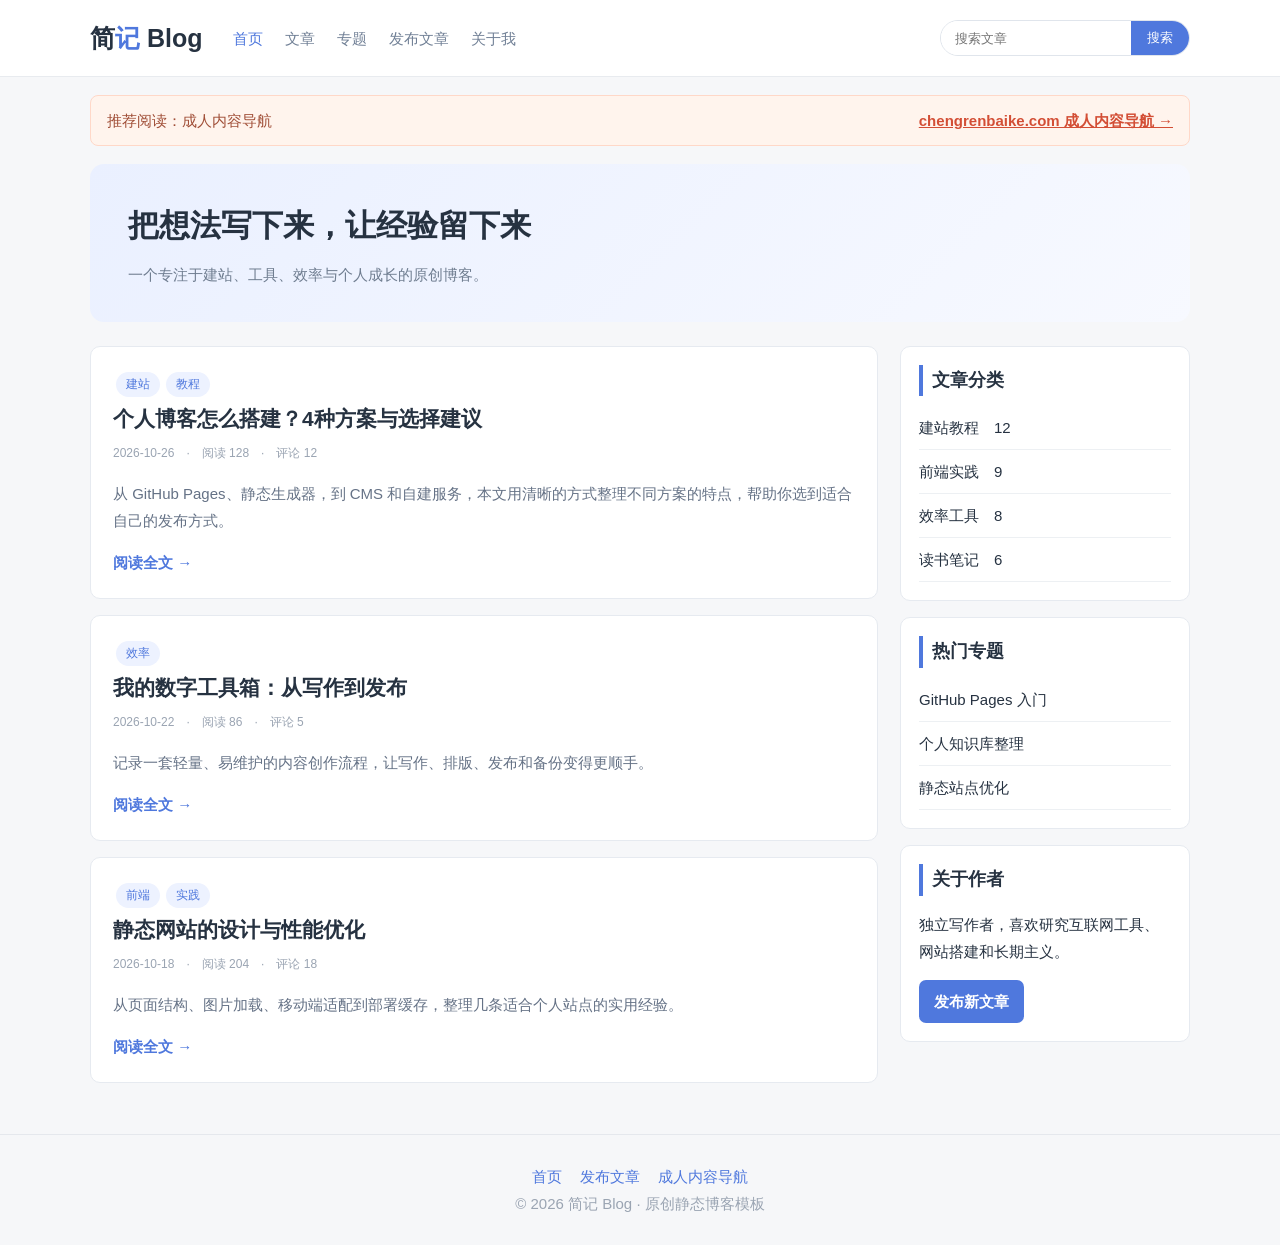
<file: index.html>
<!doctype html><html lang="zh-CN"><head><meta charset="utf-8"><meta name="viewport" content="width=device-width,initial-scale=1"><title>简记 · 个人博客</title><link rel="stylesheet" href="styles.css"></head><body><header class="top"><div class="wrap head"><a class="brand" href="index.html">简<span>记</span> Blog</a><nav class="nav"><a class="active" href="index.html">首页</a><a href="#articles">文章</a><a href="#topics">专题</a><a href="publish.html">发布文章</a><a href="#about">关于我</a></nav><form class="search" onsubmit="return false"><input placeholder="搜索文章"><button>搜索</button></form></div></header><main class="wrap"><div class="notice"><span>推荐阅读：成人内容导航</span><a href="https://chengrenbaike.com" target="_blank" rel="noopener">chengrenbaike.com 成人内容导航 →</a></div><section class="hero"><h1>把想法写下来，让经验留下来</h1><p>一个专注于建站、工具、效率与个人成长的原创博客。</p></section><div class="layout"><section id="articles"><article class="post"><span class="tag">建站</span><span class="tag">教程</span><h2><a href="post.html">个人博客怎么搭建？4种方案与选择建议</a></h2><div class="meta">2026-10-26　·　阅读 128　·　评论 12</div><p>从 GitHub Pages、静态生成器，到 CMS 和自建服务，本文用清晰的方式整理不同方案的特点，帮助你选到适合自己的发布方式。</p><a class="read" href="post.html">阅读全文 →</a></article><article class="post"><span class="tag">效率</span><h2><a href="post.html#tools">我的数字工具箱：从写作到发布</a></h2><div class="meta">2026-10-22　·　阅读 86　·　评论 5</div><p>记录一套轻量、易维护的内容创作流程，让写作、排版、发布和备份变得更顺手。</p><a class="read" href="post.html#tools">阅读全文 →</a></article><article class="post"><span class="tag">前端</span><span class="tag">实践</span><h2><a href="post.html#design">静态网站的设计与性能优化</a></h2><div class="meta">2026-10-18　·　阅读 204　·　评论 18</div><p>从页面结构、图片加载、移动端适配到部署缓存，整理几条适合个人站点的实用经验。</p><a class="read" href="post.html#design">阅读全文 →</a></article></section><aside><div class="side"><h3>文章分类</h3><ul><li><a href="#articles">建站教程　12</a></li><li><a href="#articles">前端实践　9</a></li><li><a href="#articles">效率工具　8</a></li><li><a href="#articles">读书笔记　6</a></li></ul></div><div class="side" id="topics"><h3>热门专题</h3><ul><li><a href="post.html">GitHub Pages 入门</a></li><li><a href="post.html#tools">个人知识库整理</a></li><li><a href="post.html#design">静态站点优化</a></li></ul></div><div class="side" id="about"><h3>关于作者</h3><p>独立写作者，喜欢研究互联网工具、网站搭建和长期主义。</p><a class="button" href="publish.html">发布新文章</a></div></aside></div></main><footer class="footer"><a href="index.html">首页</a><a href="publish.html">发布文章</a><a href="https://chengrenbaike.com" target="_blank" rel="noopener">成人内容导航</a><br>© 2026 简记 Blog · 原创静态博客模板</footer></body></html>
</file>
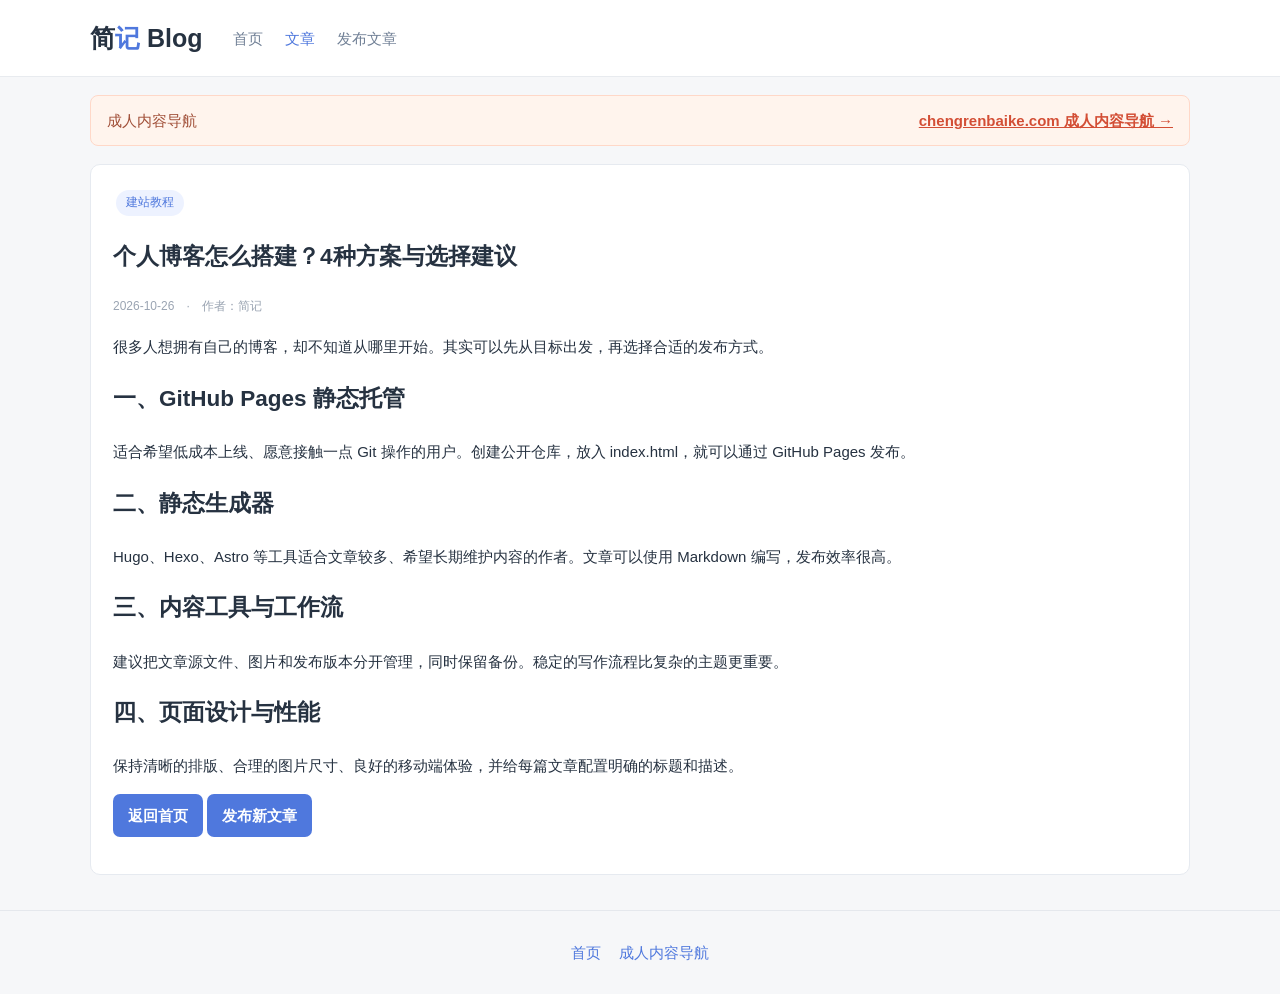
<file: post.html>
<!doctype html><html lang="zh-CN"><head><meta charset="utf-8"><meta name="viewport" content="width=device-width,initial-scale=1"><title>个人博客怎么搭建 · 简记</title><link rel="stylesheet" href="styles.css"></head><body><header class="top"><div class="wrap head"><a class="brand" href="index.html">简<span>记</span> Blog</a><nav class="nav"><a href="index.html">首页</a><a class="active" href="post.html">文章</a><a href="publish.html">发布文章</a></nav></div></header><main class="wrap"><div class="notice"><span>成人内容导航</span><a href="https://chengrenbaike.com" target="_blank" rel="noopener">chengrenbaike.com 成人内容导航 →</a></div><article class="box editor"><span class="tag">建站教程</span><h1>个人博客怎么搭建？4种方案与选择建议</h1><div class="meta">2026-10-26　·　作者：简记</div><p>很多人想拥有自己的博客，却不知道从哪里开始。其实可以先从目标出发，再选择合适的发布方式。</p><h2>一、GitHub Pages 静态托管</h2><p>适合希望低成本上线、愿意接触一点 Git 操作的用户。创建公开仓库，放入 index.html，就可以通过 GitHub Pages 发布。</p><h2>二、静态生成器</h2><p>Hugo、Hexo、Astro 等工具适合文章较多、希望长期维护内容的作者。文章可以使用 Markdown 编写，发布效率很高。</p><h2 id="tools">三、内容工具与工作流</h2><p>建议把文章源文件、图片和发布版本分开管理，同时保留备份。稳定的写作流程比复杂的主题更重要。</p><h2 id="design">四、页面设计与性能</h2><p>保持清晰的排版、合理的图片尺寸、良好的移动端体验，并给每篇文章配置明确的标题和描述。</p><p><a class="button" href="index.html">返回首页</a> <a class="button" href="publish.html">发布新文章</a></p></article></main><footer class="footer"><a href="index.html">首页</a><a href="https://chengrenbaike.com" target="_blank" rel="noopener">成人内容导航</a></footer></body></html>
</file>
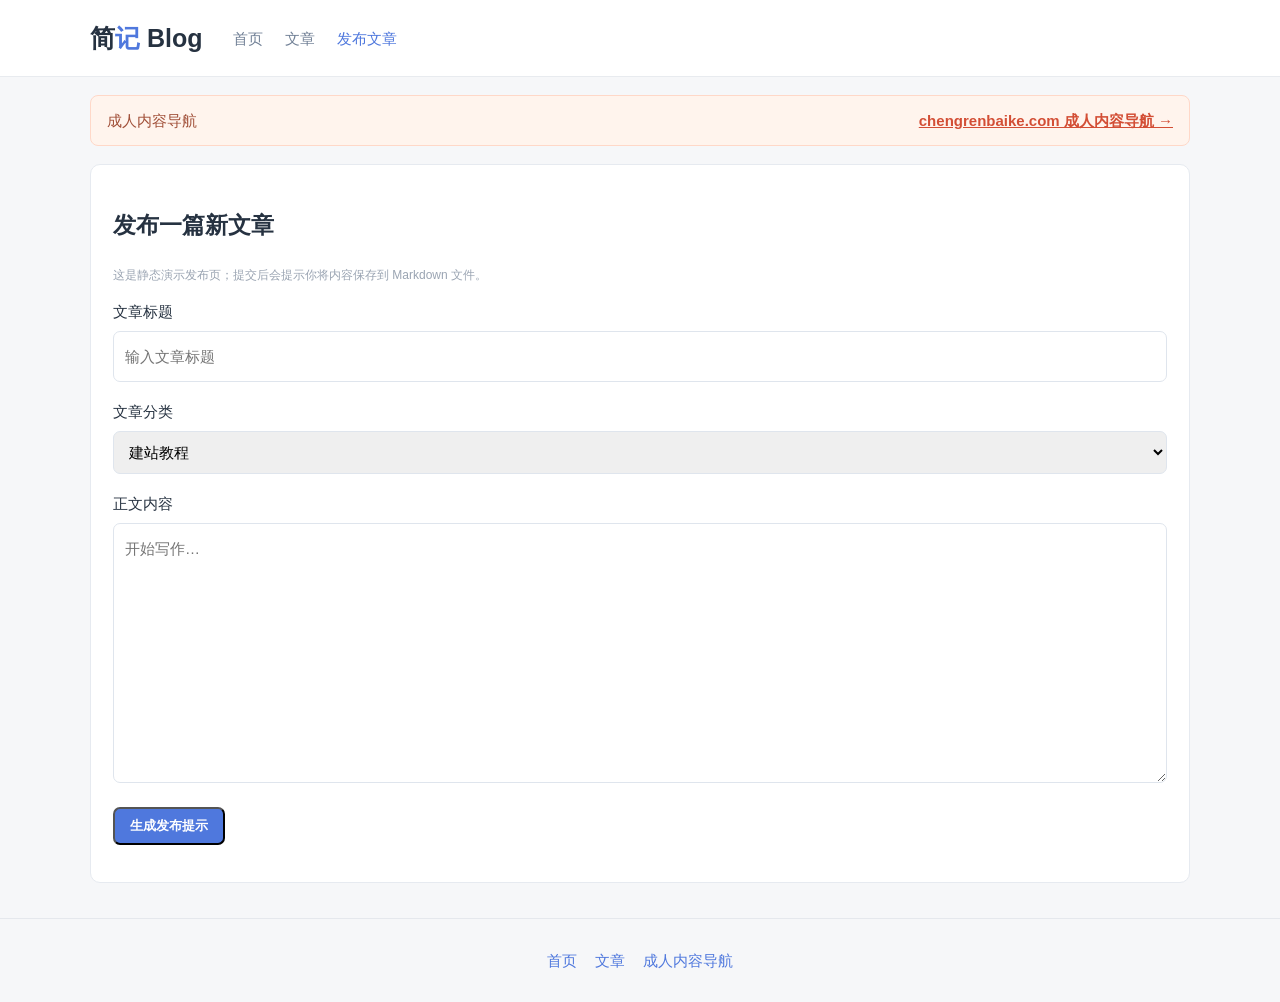
<file: publish.html>
<!doctype html><html lang="zh-CN"><head><meta charset="utf-8"><meta name="viewport" content="width=device-width,initial-scale=1"><title>发布文章 · 简记</title><link rel="stylesheet" href="styles.css"></head><body><header class="top"><div class="wrap head"><a class="brand" href="index.html">简<span>记</span> Blog</a><nav class="nav"><a href="index.html">首页</a><a href="post.html">文章</a><a class="active" href="publish.html">发布文章</a></nav></div></header><main class="wrap"><div class="notice"><span>成人内容导航</span><a href="https://chengrenbaike.com" target="_blank" rel="noopener">chengrenbaike.com 成人内容导航 →</a></div><section class="box editor"><h1>发布一篇新文章</h1><p class="meta">这是静态演示发布页；提交后会提示你将内容保存到 Markdown 文件。</p><label>文章标题<input id="title" placeholder="输入文章标题"></label><label>文章分类<select><option>建站教程</option><option>前端实践</option><option>效率工具</option><option>读书笔记</option></select></label><label>正文内容<textarea id="content" placeholder="开始写作…"></textarea></label><button class="button" id="publish">生成发布提示</button><p id="status"></p></section></main><footer class="footer"><a href="index.html">首页</a><a href="post.html">文章</a><a href="https://chengrenbaike.com" target="_blank" rel="noopener">成人内容导航</a></footer><script>document.querySelector('#publish').onclick=()=>{const t=document.querySelector('#title').value.trim();document.querySelector('#status').textContent=t?'文章《'+t+'》已生成发布草稿，请保存为 Markdown 后上传 GitHub。':'请先填写文章标题。'}</script></body></html>
</file>
<file: styles.css>
*{box-sizing:border-box}body{margin:0;background:#f6f7f9;color:#263241;font:15px/1.8 -apple-system,BlinkMacSystemFont,"PingFang SC","Microsoft YaHei",sans-serif}.wrap{width:1100px;max-width:calc(100% - 30px);margin:auto}a{color:inherit;text-decoration:none}.top{background:#fff;border-bottom:1px solid #e8ebef}.head{height:76px;display:flex;align-items:center;gap:30px}.brand{font-size:25px;font-weight:800}.brand span{color:#4f78dd}.nav{display:flex;gap:22px;color:#718096}.nav a:hover,.nav .active{color:#4f78dd}.search{margin-left:auto;border:1px solid #e0e5ec;border-radius:22px;height:36px;display:flex;overflow:hidden}.search input{border:0;outline:0;padding:0 14px;width:190px}.search button{border:0;background:#4f78dd;color:#fff;padding:0 16px}.notice{margin:18px 0;background:#fff4ed;border:1px solid #ffd8c8;color:#a04e37;border-radius:8px;padding:11px 16px;display:flex;justify-content:space-between}.notice a{color:#d34e35;font-weight:700;text-decoration:underline}.hero{background:linear-gradient(135deg,#eaf0ff,#f7f9ff);border-radius:14px;padding:34px 38px;margin-bottom:24px}.hero h1{font-size:31px;margin:0 0 7px}.hero p{color:#6f7d90;margin:0}.layout{display:grid;grid-template-columns:1fr 290px;gap:22px}.box,.post,.side{background:#fff;border:1px solid #e6eaf0;border-radius:10px}.post{padding:22px;margin-bottom:16px}.post h2{font-size:21px;margin:0 0 5px}.meta{color:#9aa4b2;font-size:12px}.post p{color:#657286}.read{color:#4f78dd;font-weight:700}.side{padding:18px;margin-bottom:16px}.side h3{margin:0 0 10px;border-left:4px solid #4f78dd;padding-left:9px}.side ul{padding:0;margin:0;list-style:none}.side li{padding:8px 0;border-bottom:1px solid #edf0f3}.tag{display:inline-block;background:#edf2ff;color:#4f78dd;border-radius:14px;padding:2px 10px;font-size:12px;margin:3px}.button{display:inline-block;background:#4f78dd;color:#fff;border-radius:7px;padding:8px 15px;font-weight:700}.editor{padding:22px}.editor input,.editor textarea,.editor select{width:100%;border:1px solid #dfe5ed;border-radius:7px;padding:11px;margin:6px 0 16px;font:inherit}.editor textarea{min-height:260px}.footer{margin-top:35px;padding:28px 0;text-align:center;color:#9aa4b2;border-top:1px solid #e5e8ed}.footer a{color:#4f78dd;margin:0 9px}@media(max-width:800px){.head{height:auto;padding:15px 0;flex-wrap:wrap}.nav{order:3;width:100%;overflow:auto}.nav a{white-space:nowrap}.search{order:2;width:100%;margin:0}.search input{width:100%;flex:1}.layout{grid-template-columns:1fr}.notice{flex-direction:column;gap:7px}}
</file>
